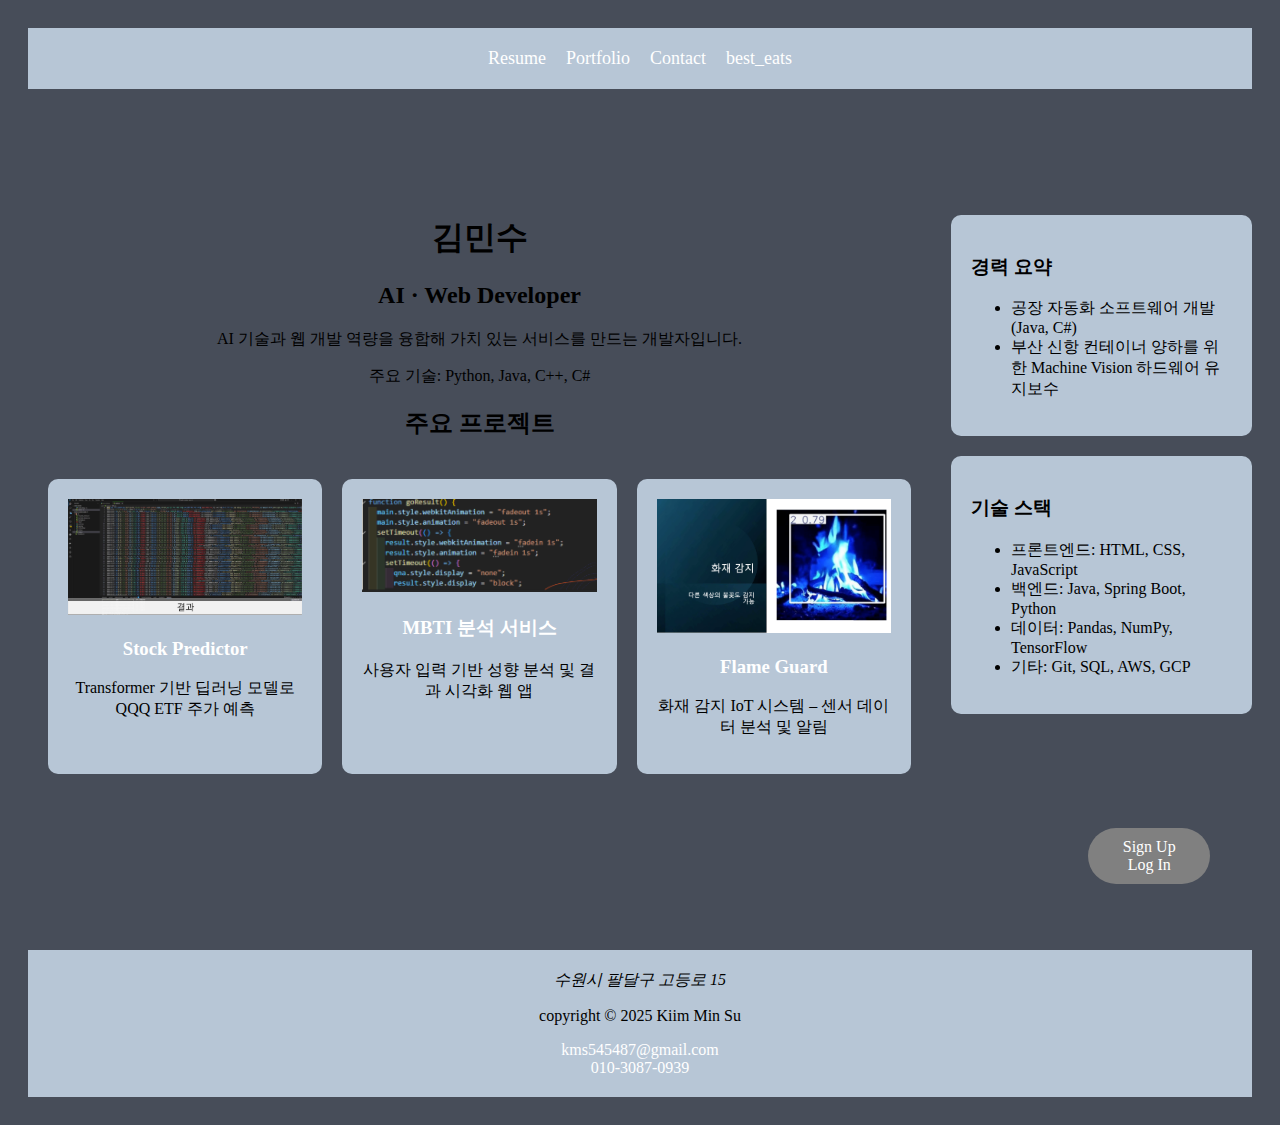
<file: index.html>
<!DOCTYPE html>
<html lang="ko">

<head>
    <meta charset="UTF-8" />
    <meta name="viewport" content="width=device-width, initial-scale=1.0" />
    <link rel="icon" href="../images/favicon.ico" type="image/x-icon" />
    <link rel="stylesheet" href="./css/index_style.css" />
    <title>김민수 포트폴리오</title>
</head>

<body>
    <header>
        <section id="verifying">
            <div id="go_sign_up">
                <a href="./html/sign_up.html">Sign Up</a>
            </div>
            <div id="go_log_in">
                <a href="./html/log_in.html">Log In</a>
            </div>
        </section>

        <nav class="menu">
            <ul class="menu_list">
                <li><a href="./html/resume.html">Resume</a></li>
                <li><a href="https://github.com/Kiim-Miin-Su/porfolio" target="_blank"
                        rel="noopener noreferrer">Portfolio</a></li>
                <li><a href="#contact">Contact</a></li>
                <li><a href="./html/best_eats.html">best_eats</a></li>
            </ul>
        </nav>
    </header>

    <main>
        <section class="intro">
            <h1>김민수</h1>
            <h2>AI · Web Developer</h2>
            <p>AI 기술과 웹 개발 역량을 융합해 가치 있는 서비스를 만드는 개발자입니다.</p>
            <p>주요 기술: Python, Java, C++, C#</p>
        </section>

        <section class="projects">
            <h2>주요 프로젝트</h2>
            <div class="project_cards">
                <div class="card">
                    <img src="../images/stock_predict.png" alt="Stock Predictor" />
                    <h3>
                        <a
                            href="https://github.com/Kiim-Miin-Su/porfolio/blob/main/%5B%E1%84%80%E1%85%B5%E1%86%B7%E1%84%86%E1%85%B5%E1%86%AB%E1%84%89%E1%85%AE%5Dstock_predict.pdf">
                            Stock Predictor
                        </a>
                    </h3>
                    <p>Transformer 기반 딥러닝 모델로 QQQ ETF 주가 예측</p>
                </div>

                <div class="card">
                    <img src="../images/mbti.png" alt="MBTI Project" />
                    <h3>
                        <a
                            href="https://github.com/Kiim-Miin-Su/porfolio/blob/main/%5B%E1%84%80%E1%85%B5%E1%86%B7%E1%84%86%E1%85%B5%E1%86%AB%E1%84%89%E1%85%AE%5DMBTI_test_%E1%84%89%E1%85%A9%E1%84%80%E1%85%A2.pdf">
                            MBTI 분석 서비스
                        </a>
                    </h3>
                    <p>사용자 입력 기반 성향 분석 및 결과 시각화 웹 앱</p>
                </div>

                <div class="card">
                    <img src="../images/flame_guard.png" alt="Flame Guard" />
                    <h3>
                        <a
                            href="https://github.com/Kiim-Miin-Su/porfolio/blob/main/%5B%E1%84%80%E1%85%B5%E1%86%B7%E1%84%86%E1%85%B5%E1%86%AB%E1%84%89%E1%85%AE%5Dflame_guard.pdf">
                            Flame Guard
                        </a>
                    </h3>
                    <p>화재 감지 IoT 시스템 – 센서 데이터 분석 및 알림</p>
                </div>
            </div>
        </section>
    </main>

    <aside>
        <section id="summary">
            <h3>경력 요약</h3>
            <ul>
                <li>공장 자동화 소프트웨어 개발 (Java, C#)</li>
                <li>부산 신항 컨테이너 양하를 위한 Machine Vision 하드웨어 유지보수</li>
            </ul>
        </section>

        <section id="stacks">
            <h3>기술 스택</h3>
            <ul>
                <li>프론트엔드: HTML, CSS, JavaScript</li>
                <li>백엔드: Java, Spring Boot, Python</li>
                <li>데이터: Pandas, NumPy, TensorFlow</li>
                <li>기타: Git, SQL, AWS, GCP</li>
            </ul>
        </section>
    </aside>

    <footer class="footer">
        <address>수원시 팔달구 고등로 15</address>
        <p> copyright &copy; 2025 Kiim Min Su</p>
        <section id="contact">
            <a href="mailto:kms545487@gmail.com">kms545487@gmail.com</a><br />
            <a href="tel:010-3087-0939">010-3087-0939</a>
        </section>
    </footer>
</body>

</html>
</file>
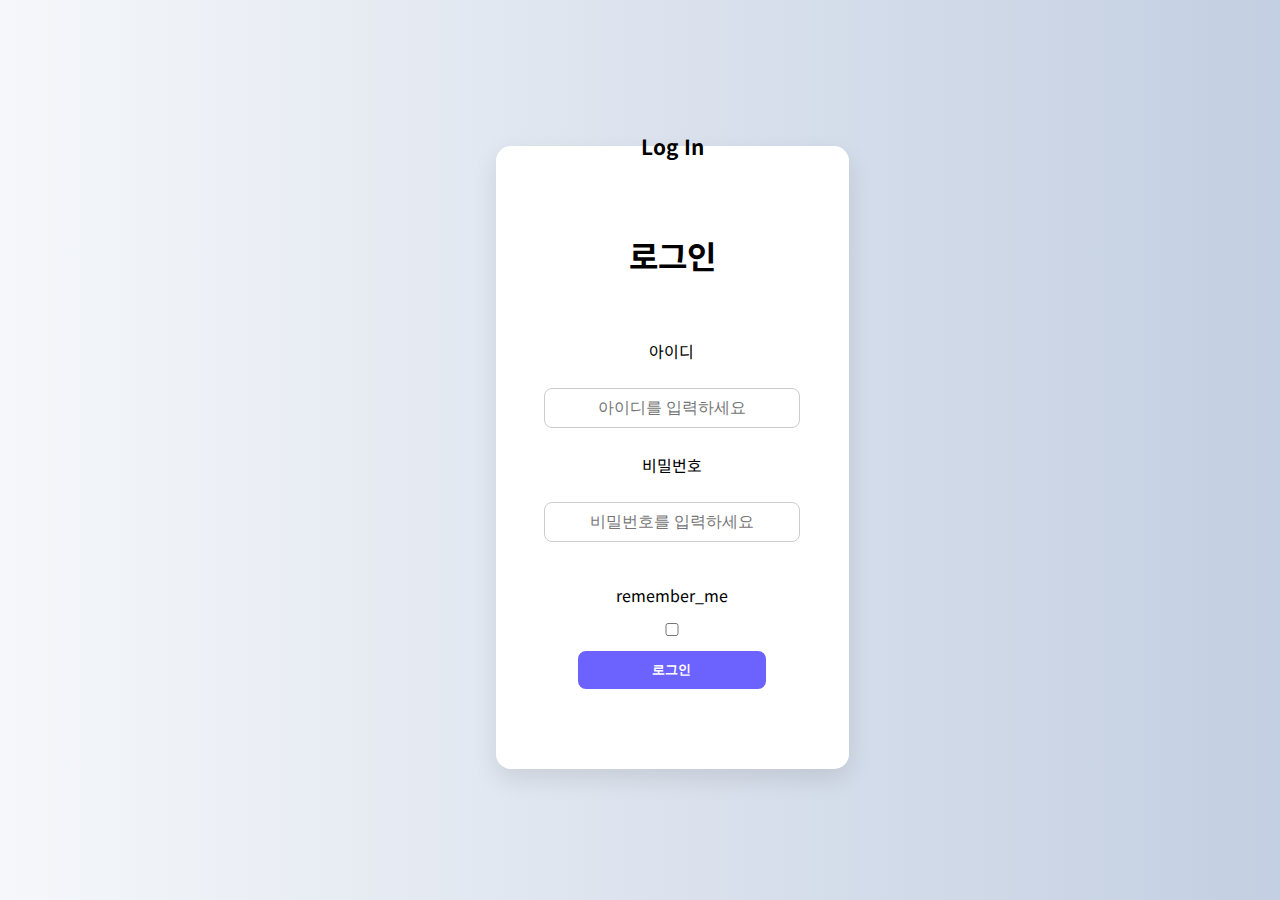
<file: html/log_in.html>
<!DOCTYPE html>
<html lang="ko">

<head>
    <meta charset="UTF-8" />
    <meta name="viewport" content="width=device-width, initial-scale=1.0" />
    <link rel="stylesheet" href="../css/log_in.css" />
    <title>로그인</title>
</head>

<body>
    <div class="sign_in">
        <fieldset>
            <legend>Log In</legend>

            <h1>로그인</h1>

            <form action="#" method="post">
                <label for="user_id">아이디</label>
                <input type="text" name="user_id" id="user_id" placeholder="아이디를 입력하세요" required />

                <label for="user_password">비밀번호</label>
                <input type="password" name="user_password" id="user_password" placeholder="비밀번호를 입력하세요" required />

                <label for="remember_me">
                    <p>remember_me</p>
                    <input type="checkbox" name="remember_me" id="remember_me" />

                    <button type="submit" id="submit">로그인</button>
            </form>
        </fieldset>
    </div>
</body>

</html>
</file>
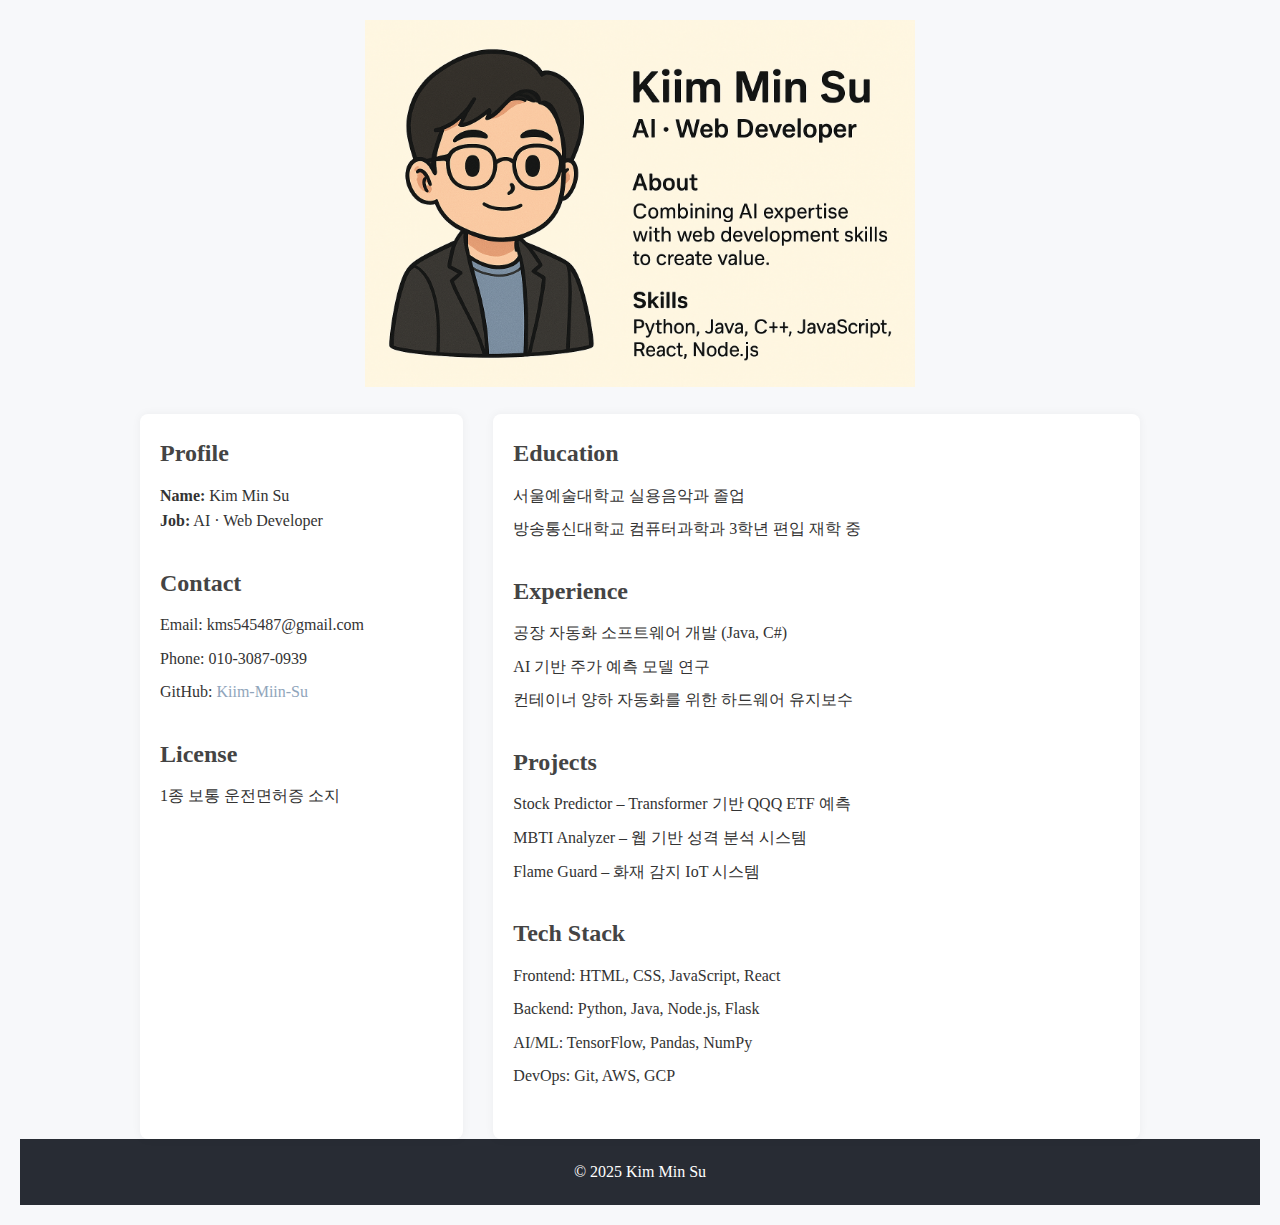
<file: html/resume.html>
<!DOCTYPE html>
<html lang="ko">

<head>
    <meta charset="UTF-8" />
    <meta name="viewport" content="width=device-width, initial-scale=1.0" />
    <title>Resume - Kim Min Su</title>
    <link rel="stylesheet" href="../css/resume_style.css" />
</head>

<body>
    <header>
        <img src="../images/minsu.png" alt="명함_김민수" width="550" />
    </header>

    <div class="container">
        <!-- 왼쪽 영역 -->
        <div class="left">
            <section>
                <h2>Profile</h2>
                <p><strong>Name:</strong> Kim Min Su</p>
                <p><strong>Job:</strong> AI · Web Developer</p>
            </section>

            <section>
                <h2>Contact</h2>
                <ul>
                    <li>Email: kms545487@gmail.com</li>
                    <li>Phone: 010-3087-0939</li>
                    <li>GitHub: <a href="https://github.com/Kiim-Miin-Su" target="_blank">Kiim-Miin-Su</a></li>
                </ul>
            </section>

            <section>
                <h2>License</h2>
                <ul>
                    <li>1종 보통 운전면허증 소지</li>
                </ul>
            </section>
        </div>

        <!-- 오른쪽 영역 -->
        <div class="right">
            <section>
                <h2>Education</h2>
                <ul>
                    <li>서울예술대학교 실용음악과 졸업</li>
                    <li>방송통신대학교 컴퓨터과학과 3학년 편입 재학 중</li>
                </ul>
            </section>

            <section>
                <h2>Experience</h2>
                <ul>
                    <li>공장 자동화 소프트웨어 개발 (Java, C#)</li>
                    <li>AI 기반 주가 예측 모델 연구</li>
                    <li>컨테이너 양하 자동화를 위한 하드웨어 유지보수</li>
                </ul>
            </section>

            <section>
                <h2>Projects</h2>
                <ul>
                    <li>Stock Predictor – Transformer 기반 QQQ ETF 예측</li>
                    <li>MBTI Analyzer – 웹 기반 성격 분석 시스템</li>
                    <li>Flame Guard – 화재 감지 IoT 시스템</li>
                </ul>
            </section>

            <section>
                <h2>Tech Stack</h2>
                <ul>
                    <li>Frontend: HTML, CSS, JavaScript, React</li>
                    <li>Backend: Python, Java, Node.js, Flask</li>
                    <li>AI/ML: TensorFlow, Pandas, NumPy</li>
                    <li>DevOps: Git, AWS, GCP</li>
                </ul>
            </section>
        </div>
    </div>

    <footer class="footer">
        <p>&copy; 2025 Kim Min Su</p>
    </footer>
</body>

</html>
</file>
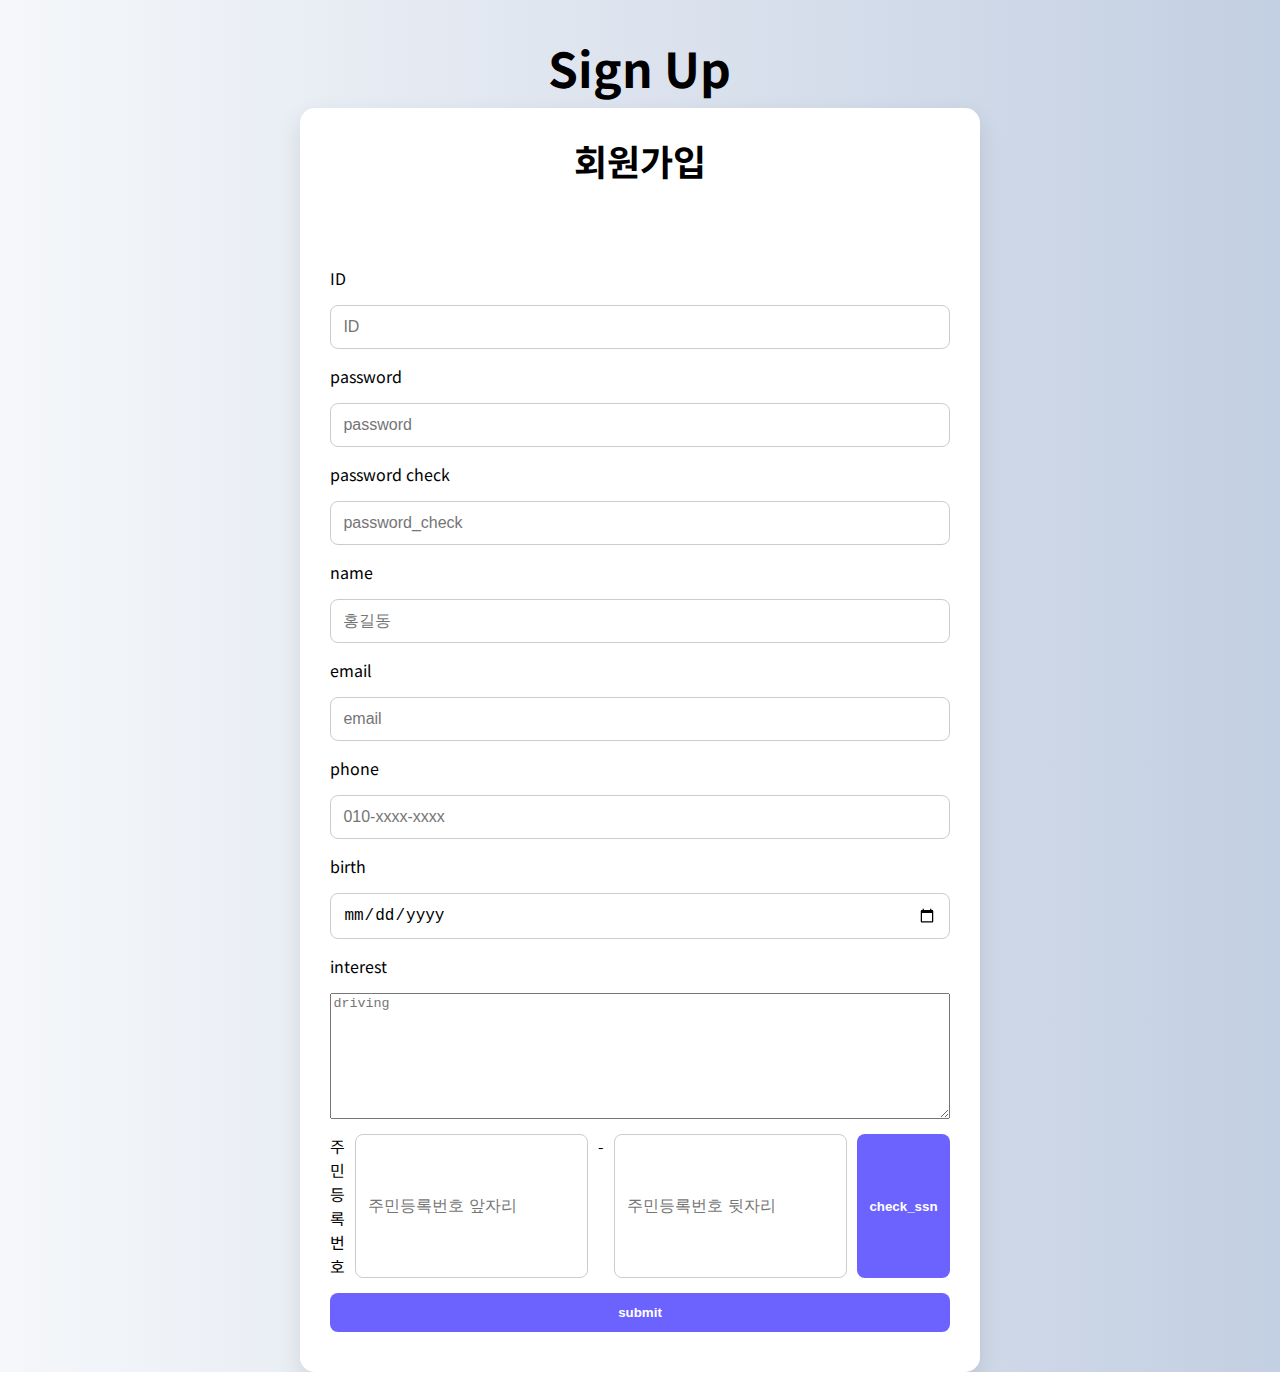
<file: html/sign_up.html>
<!DOCTYPE html>
<html lang="en">

<head>
    <meta charset="UTF-8">
    <meta name="viewport" content="width=device-width, initial-scale=1.0">
    <link rel="stylesheet" href="../css/sign_up.css">
    <title>sign_up</title>
    <script src="../js/script.js"></script>
</head>

<body>
    <div class="sign_up">
        <form action="/regist" method="post">
            <fieldset>
                <legend>
                    <h1>Sign Up</h1>
                    <h2>회원가입</h2>
                </legend>
                <label for="user_id">ID</label>
                <input type="text" name="user_id" id="user_id" placeholder="ID" required />

                <label for="user_password">password</label>
                <input type="password" name="user_password" id="uswer_password" placeholder="password" required />

                <label for="user_password_check">password check</label>
                <input type="password" name="user_password_check" id="user_password_check" placeholder="password_check"
                    required />

                <label for="user_name">name</label>
                <input type="text" name="user_name" id="user_name" placeholder="홍길동" required />

                <label for="user_email">email</label>
                <input type="email" name="user_email" id="user_email" placeholder="email" required />

                <label for="user_phone">phone</label>
                <input type="tel" name="user_phone" id="user_phone" placeholder="010-xxxx-xxxx" required />

                <label for="user_birth">birth</label>
                <input type="date" name="user_birth" id="user_birth" required />

                <label for="interest">interest</label>
                <textarea name="interest" id="interest" placeholder="driving"></textarea>

                <div class="ssn">
                    <label for="identifyed_number">주민등록번호</label>
                    <input type="text" name="identifyed_number_1" id="ssn_1" placeholder="주민등록번호 앞자리" required />
                    -
                    <input type="text" name="identifyed_number_2" id="ssn_2" placeholder="주민등록번호 뒷자리" required />

                    <button type="button" id="btn_ssn_check" onclick="is_valid()">check_ssn</button>
                </div>

                <button type="submit" name="submit" id="submit" onsubmit="return sign_up()">submit</button>

            </fieldset>
        </form>
    </div>
</body>


</html>
</file>
<file: css/index_style.css>
body {
    background-color: #474d59;
    display: grid;
    grid-template-areas:
        "header header"
        "main aside"
        "footer footer";
    grid-template-columns: 3fr 1fr;
    grid-template-rows: 1fr 5fr 0.5fr;
    gap: 20px;
    padding: 20px;
    min-height: 100vh;
}

header {
    grid-area: header;
}

main {
    text-align: center;
    grid-area: main;
}

aside {
    grid-area: aside;
}

footer {
    grid-area: footer;
}

/* 네비게이션 */
.menu_list {
    display: flex;
    justify-content: center;
    gap: 20px;
    margin: 0;
    padding: 20px;
    background-color: #b7c6d6;
    color: black;
    font-size: 18px;
    list-style: none;
}

nav ul li {
    display: flex;
}

/* 로그인/회원가입 영역 */
#verifying {
    position: fixed;
    border-radius: 50px;
    left: 85%;
    top: 92%;
    background-color: gray;
    padding: 10px;
    width: 8%;
    text-align: center;
    margin: 0;
    color: white;
}

/* 프로젝트 카드 */
.project_cards {
    padding: 20px;
    border-radius: 10px;
    display: flex;
    gap: 20px;
}

.card {
    background-color: #b7c6d6;
    border-radius: 10px;
    padding: 20px;
    width: 30%;
}

.card img {
    width: 100%;
}

/* 사이드바 */
#summary,
#stacks {
    background-color: #b7c6d6;
    padding: 20px;
    margin-top: 20px;
    border-radius: 10px;
}

/* 푸터 */
footer {
    text-align: center;
    padding: 20px;
    background-color: #b7c6d6;
    color: black;
}

/* 링크 */
a {
    text-decoration: none;
    color: white;
}

a:hover {
    color: wheat;
}

@media screen and (max-width: 768px) {

    body {
        display: flex;
        flex-direction: column;
        padding: 10px;
        gap: 10px;
    }

    .menu_list {
        flex-direction: column;
        align-items: center;
        font-size: 16px;
        padding: 10px;
        gap: 10px;
    }

    .project_cards {
        flex-direction: column;
        align-items: center;
    }

    .card {
        width: 90%;
    }

    #verifying {
        position: fixed;
        bottom: 10px;
        right: 10px;
        width: auto;
        left: auto;
        top: auto;
        border-radius: 30px;
        padding: 10px 20px;
        font-size: 14px;
        z-index: 1000;
        /* 다른 요소 위로 오게 */
    }

    #summary,
    #stacks {
        margin-top: 10px;
    }

    footer {
        font-size: 14px;
    }
}
</file>
<file: css/log_in.css>
@import url('https://fonts.googleapis.com/css2?family=Noto+Sans+KR&display=swap');

form label,
form input,
form button {
    display: block;
    width: 80%;
    margin: 15px auto;
    padding: 10px;
    text-align: center;

}

body {
    text-align: center;
    margin: 0;
    font-family: 'Noto Sans KR', sans-serif;
    background: linear-gradient(to right, #f5f7fa, #c3cfe2);
    display: flex;
    justify-content: center;
    align-items: center;
    min-height: 100vh;
}

.sign_in fieldset {
    background-color: white;
    border: none;
    border-radius: 15px;
    padding: 40px 30px;
    width: 100%;
    max-width: 600px;
    box-shadow: 0 10px 25px rgba(0, 0, 0, 0.1);
    display: flex;
    flex-direction: column;
    gap: 15px;
}

legend {
    font-size: 1.3em;
    font-weight: bold;
    margin-bottom: 10px;
}

input {
    padding: 12px;
    font-size: 16px;
    border: 1px solid #ccc;
    border-radius: 8px;
    outline: none;
}

input:focus {
    border-color: #6c63ff;
}

button {
    padding: 12px;
    background-color: #6c63ff;
    color: white;
    font-weight: bold;
    border: none;
    border-radius: 8px;
    cursor: pointer;
    transition: background-color 0.3s;

}

button:hover {
    background-color: #5146d8;
}
</file>
<file: css/sign_up.css>
@import url('https://fonts.googleapis.com/css2?family=Noto+Sans+KR&display=swap');

body {
    background: linear-gradient(to right, #f5f7fa, #c3cfe2);
    font-family: 'Noto Sans KR', sans-serif;
    display: flex;
    justify-content: center;
    align-items: center;
    min-height: 100vh;
    margin: 0;
}

fieldset {
    background-color: white;
    border: none;
    border-radius: 15px;
    padding: 40px 30px;
    width: 100%;
    max-width: 600px;
    box-shadow: 0 10px 25px rgba(0, 0, 0, 0.1);
    display: flex;
    flex-direction: column;
    gap: 15px;
}

legend {
    font-size: 1.5em;
    font-weight: bold;
    text-align: center;
    margin-bottom: 10px;
}

input {
    padding: 12px;
    font-size: 16px;
    border: 1px solid #ccc;
    border-radius: 8px;
    outline: none;
    transition: border 0.3s;
}

input:focus {
    border-color: #6c63ff;
}

.ssn {
    display: flex;
    gap: 10px;
}

button {
    padding: 12px;
    background-color: #6c63ff;
    color: white;
    font-weight: bold;
    border: none;
    border-radius: 8px;
    cursor: pointer;
    transition: background-color 0.3s;
}

button:hover {
    background-color: #5146d8;
}

#interest {
    height: 120px;
}
</file>
<file: css/resume_style.css>
/* 기본 Reset & 설정 */
* {
    box-sizing: border-box;
    margin: 0;
    padding: 0;

}

body {
    background-color: #f7f8fa;
    color: #333;
    padding: 20px;
    line-height: 1.6;
}

a {
    color: #90a5bb;
    text-decoration: none;
}

a:visited {
    color: #6c757d;
}

a:active {
    color: #0056b3;
}

a:hover {
    color: rebeccapurple;
}

header {
    text-align: center;
    margin-bottom: 20px;
}

/* Header */
header nav {
    text-align: center;
    background-color: #282c34;
    padding: 20px 0;
    color: white;
    margin-bottom: 30px;
}

nav ul {
    list-style: none;
    display: flex;
    justify-content: center;
    gap: 30px;
    margin: 0;
    padding: 0;
}

nav li {
    font-size: 18px;
}

/* Grid Resume Layout */
.container {
    display: grid;
    grid-template-columns: 1fr 2fr;
    gap: 30px;
    max-width: 1000px;
    margin: 0 auto;
}

/* Left Panel (Profile, Contact) */
.left {
    background-color: #ffffff;
    padding: 20px;
    border-radius: 8px;
    box-shadow: 0 0 10px rgba(0, 0, 0, 0.05);
}

/* Right Panel (Experience, Projects, Skills) */
.right {
    background-color: #ffffff;
    padding: 20px;
    border-radius: 8px;
    box-shadow: 0 0 10px rgba(0, 0, 0, 0.05);
}

/* Section Titles */
h2 {
    font-size: 1.5em;
    margin-bottom: 10px;
    color: #444;
}

h3 {
    font-size: 1.2em;
    margin-bottom: 8px;
    color: #555;
}

/* Lists */
ul {
    list-style: none;
    padding-left: 0;
    margin-bottom: 20px;
}

li {
    margin-bottom: 8px;
}

/* Section Spacing */
section {
    margin-bottom: 30px;
}

/* Intro 섹션 (선택적으로 사용 가능) */
.intro {
    text-align: center;
    padding: 40px 20px;
}

.intro h1 {
    font-size: 3em;
    margin-bottom: 10px;
}

.intro h2 {
    color: #666;
    margin-bottom: 15px;
}

/* Projects 섹션 */
.projects {
    padding: 40px 20px;
    background-color: #fff;
}

.projects h2 {
    text-align: center;
    margin-bottom: 30px;
}

.project-cards {
    display: flex;
    flex-wrap: wrap;
    justify-content: center;
    gap: 30px;
}

.card {
    background-color: #fafafa;
    border-radius: 10px;
    padding: 20px;
    width: 280px;
    text-align: center;
    box-shadow: 0 4px 10px rgba(0, 0, 0, 0.05);
    transition: transform 0.3s ease;
}

.card:hover {
    transform: translateY(-5px);
}

.card img {
    width: 100%;
    height: auto;
    border-radius: 8px;
}

/* Aside (선택적으로 resume 우측에 사용 가능) */
aside {
    background-color: #f0f0f0;
    padding: 30px 20px;
}

aside section {
    margin-bottom: 25px;
}

aside h3 {
    margin-bottom: 10px;
}

aside ul {
    padding-left: 20px;
}

/* Footer */
.footer {
    text-align: center;
    padding: 20px;
    background-color: #282c34;
    color: white;
}

.footer a {
    color: #ffffff;
}

@media screen and (max-width: 768px) {
    .container {
        display: flex;
        flex-direction: column;
        gap: 20px;
        padding: 10px;
    }

    .left,
    .right {
        width: 100%;
    }

    .left img {
        width: 100%;
        height: auto;
        display: block;
        margin: 0 auto;
    }

    /* 기존 요소들도 축소 */
    .card {
        width: 90%;
    }

    .project-cards {
        flex-direction: column;
        align-items: center;
    }

    nav ul {
        flex-direction: column;
        gap: 15px;
    }

    .intro h1 {
        font-size: 2em;
    }

    .intro h2 {
        font-size: 1.2em;
    }

    .footer {
        padding: 15px;
        font-size: 14px;
    }
}

@media screen and (max-width: 768px) {
    .container {
        display: flex;
        flex-direction: column;
        gap: 20px;
        padding: 10px;
    }

    .left,
    .right {
        width: 100%;
    }

    .left img {
        width: 100%;
        height: auto;
        display: block;
        margin: 0 auto;
    }

    /* 기존 요소들도 축소 */
    .card {
        width: 90%;
    }

    .project-cards {
        flex-direction: column;
        align-items: center;
    }

    nav ul {
        flex-direction: column;
        gap: 15px;
    }

    .intro h1 {
        font-size: 2em;
    }

    .intro h2 {
        font-size: 1.2em;
    }

    .footer {
        padding: 15px;
        font-size: 14px;
    }
}
</file>
